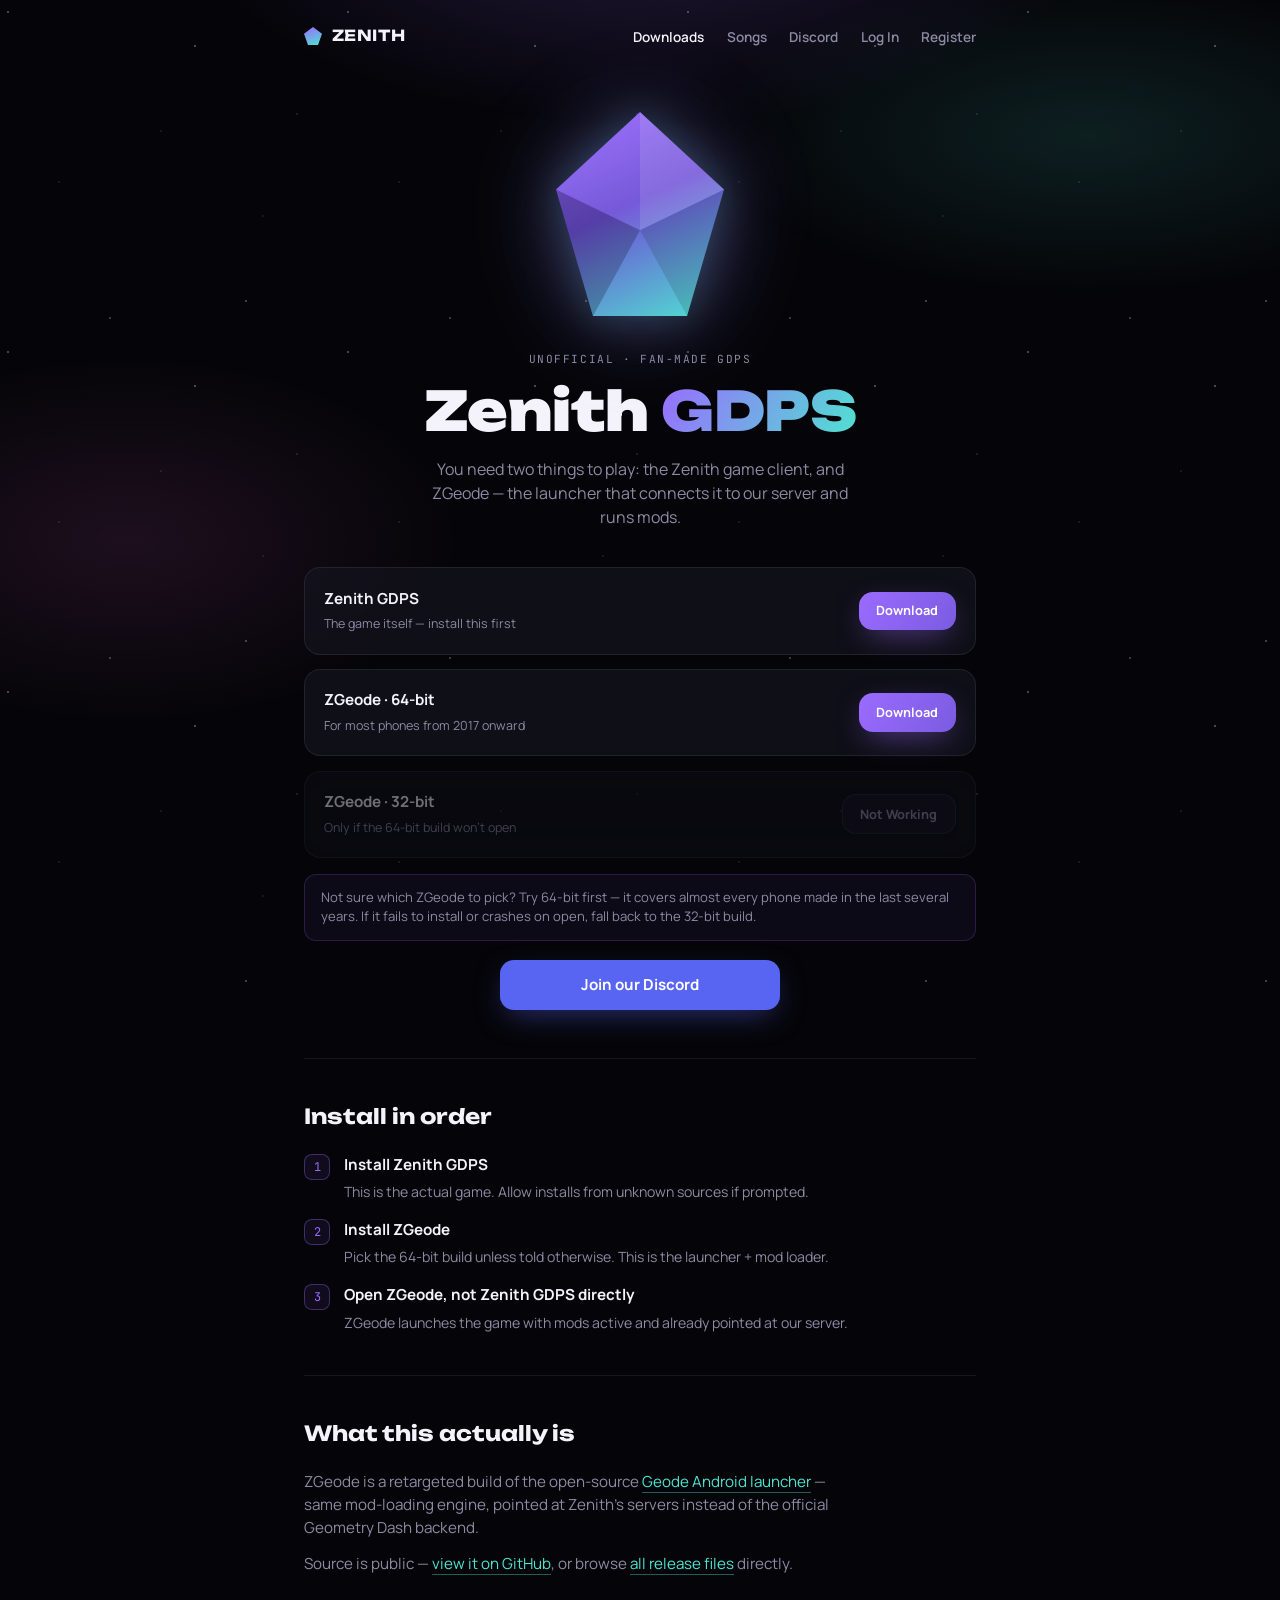
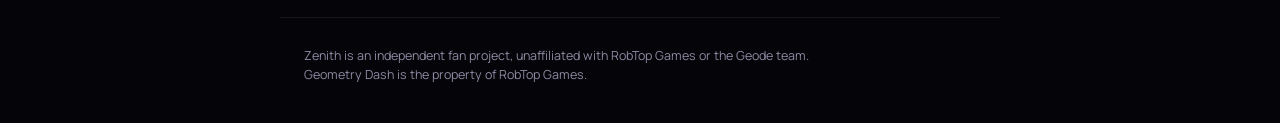
<file: index.html>
<!DOCTYPE html>
<html lang="en">
<head>
<meta charset="UTF-8" />
<meta name="viewport" content="width=device-width, initial-scale=1.0" />
<title>Zenith — Downloads</title>
<link rel="preconnect" href="https://fonts.googleapis.com">
<link rel="preconnect" href="https://fonts.gstatic.com" crossorigin>
<link href="https://fonts.googleapis.com/css2?family=Unbounded:wght@500;700;900&family=Manrope:wght@400;500;600;700&family=JetBrains+Mono:wght@400;500&display=swap" rel="stylesheet">
<link rel="stylesheet" href="style.css">
</head>
<body>

<nav>
  <a class="nav-brand" href="index.html">
    <div class="nav-mark"></div>
    <div class="nav-word">ZENITH</div>
  </a>
  <ul class="nav-links">
    <li><a href="index.html" class="active">Downloads</a></li>
    <li><a href="https://zennngdps.ps.fhgdps.com/dashboard/songs/" target="_blank" rel="noopener">Songs</a></li>
    <li><a href="https://discord.gg/XNwGEKSRc" target="_blank" rel="noopener">Discord</a></li>
    <li><a href="login.html">Log In</a></li>
    <li><a href="register.html">Register</a></li>
  </ul>
</nav>

<main>

  <section class="hero">
    <div class="crystal" aria-hidden="true">
      <div class="crystal-inner">
        <div class="facet-base"></div>
        <div class="facet facet-1"></div>
        <div class="facet facet-2"></div>
        <div class="facet facet-3"></div>
        <div class="facet facet-4"></div>
      </div>
    </div>

    <p class="eyebrow">Unofficial · Fan-made GDPS</p>
    <h1>Zenith <span>GDPS</span></h1>
    <p class="subhead">
      You need two things to play: the Zenith game client, and ZGeode — the launcher that
      connects it to our server and runs mods.
    </p>

    <div class="downloads">
      <div class="dl-card">
        <div class="dl-info">
          <strong>Zenith GDPS</strong>
          <span>The game itself — install this first</span>
        </div>
        <a class="btn" href="https://github.com/JigglerRizzles09/ZGeode/releases/download/ZGeode/Zenith.GDPS_signed_mod.apk">Download</a>
      </div>

      <div class="dl-card">
        <div class="dl-info">
          <strong>ZGeode · 64-bit</strong>
          <span>For most phones from 2017 onward</span>
        </div>
        <a class="btn" href="https://github.com/JigglerRizzles09/ZGeode/releases/download/ZGeode/app-arm64-v8a-debug_mod_sign.apk">Download</a>
      </div>

      <div class="dl-card disabled">
        <div class="dl-info">
          <strong>ZGeode · 32-bit</strong>
          <span>Only if the 64-bit build won't open</span>
        </div>
        <span class="btn btn-secondary btn-disabled" aria-disabled="true">Not Working</span>
      </div>
    </div>

    <p class="note">
      Not sure which ZGeode to pick? Try 64-bit first — it covers almost every phone made in the
      last several years. If it fails to install or crashes on open, fall back to the 32-bit build.
    </p>

    <a class="btn btn-discord" style="margin-top: 1.2rem; max-width: 280px;" href="https://discord.gg/XNwGEKSRc" target="_blank" rel="noopener">Join our Discord</a>
  </section>

  <section class="block">
    <h2>Install in order</h2>
    <ol class="steps">
      <li>
        <span class="step-num">1</span>
        <span class="step-text">
          <strong>Install Zenith GDPS</strong>
          <span>This is the actual game. Allow installs from unknown sources if prompted.</span>
        </span>
      </li>
      <li>
        <span class="step-num">2</span>
        <span class="step-text">
          <strong>Install ZGeode</strong>
          <span>Pick the 64-bit build unless told otherwise. This is the launcher + mod loader.</span>
        </span>
      </li>
      <li>
        <span class="step-num">3</span>
        <span class="step-text">
          <strong>Open ZGeode, not Zenith GDPS directly</strong>
          <span>ZGeode launches the game with mods active and already pointed at our server.</span>
        </span>
      </li>
    </ol>
  </section>

  <section class="block about">
    <h2>What this actually is</h2>
    <p>
      ZGeode is a retargeted build of the open-source <a href="https://github.com/geode-sdk/android-launcher" target="_blank" rel="noopener">Geode Android launcher</a> —
      same mod-loading engine, pointed at Zenith's servers instead of the official Geometry Dash backend.
    </p>
    <p>
      Source is public — <a href="https://github.com/JigglerRizzles09/ZGeode" target="_blank" rel="noopener">view it on GitHub</a>,
      or browse <a href="https://github.com/JigglerRizzles09/ZGeode/releases/tag/Geode" target="_blank" rel="noopener">all release files</a> directly.
    </p>
  </section>

</main>

<footer>
  <p>
    Zenith is an independent fan project, unaffiliated with RobTop Games or the Geode team.
    Geometry Dash is the property of RobTop Games.
  </p>
</footer>

</body>
</html>
</file>
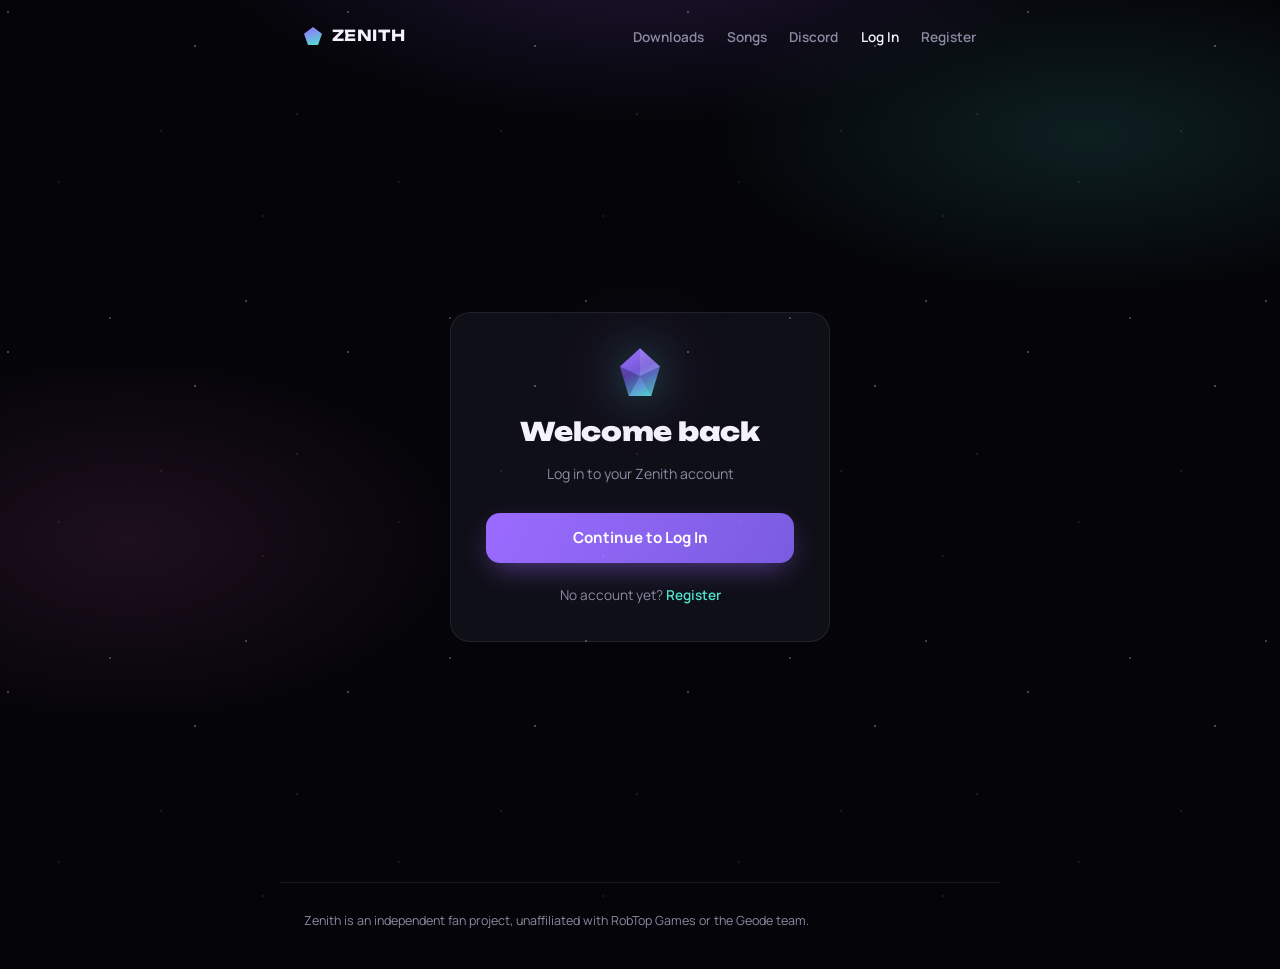
<file: login.html>
<!DOCTYPE html>
<html lang="en">
<head>
<meta charset="UTF-8" />
<meta name="viewport" content="width=device-width, initial-scale=1.0" />
<title>Zenith — Log In</title>
<link rel="preconnect" href="https://fonts.googleapis.com">
<link rel="preconnect" href="https://fonts.gstatic.com" crossorigin>
<link href="https://fonts.googleapis.com/css2?family=Unbounded:wght@500;700;900&family=Manrope:wght@400;500;600;700&family=JetBrains+Mono:wght@400;500&display=swap" rel="stylesheet">
<link rel="stylesheet" href="style.css">
</head>
<body>

<nav>
  <a class="nav-brand" href="index.html">
    <div class="nav-mark"></div>
    <div class="nav-word">ZENITH</div>
  </a>
  <ul class="nav-links">
    <li><a href="index.html">Downloads</a></li>
    <li><a href="https://zennngdps.ps.fhgdps.com/dashboard/songs/" target="_blank" rel="noopener">Songs</a></li>
    <li><a href="https://discord.gg/XNwGEKSRc" target="_blank" rel="noopener">Discord</a></li>
    <li><a href="login.html" class="active">Log In</a></li>
    <li><a href="register.html">Register</a></li>
  </ul>
</nav>

<div class="auth-wrap">
  <div class="auth-card">
    <div class="crystal small" aria-hidden="true">
      <div class="crystal-inner">
        <div class="facet-base"></div>
        <div class="facet facet-1"></div>
        <div class="facet facet-2"></div>
        <div class="facet facet-3"></div>
        <div class="facet facet-4"></div>
      </div>
    </div>

    <h1>Welcome back</h1>
    <p class="subhead">Log in to your Zenith account</p>

    <a class="btn" href="https://zennngdps.ps.fhgdps.com/dashboard/login/login.php">Continue to Log In</a>

    <p class="auth-switch">No account yet? <a href="register.html">Register</a></p>
  </div>
</div>

<footer>
  <p>
    Zenith is an independent fan project, unaffiliated with RobTop Games or the Geode team.
  </p>
</footer>

</body>
</html>
</file>
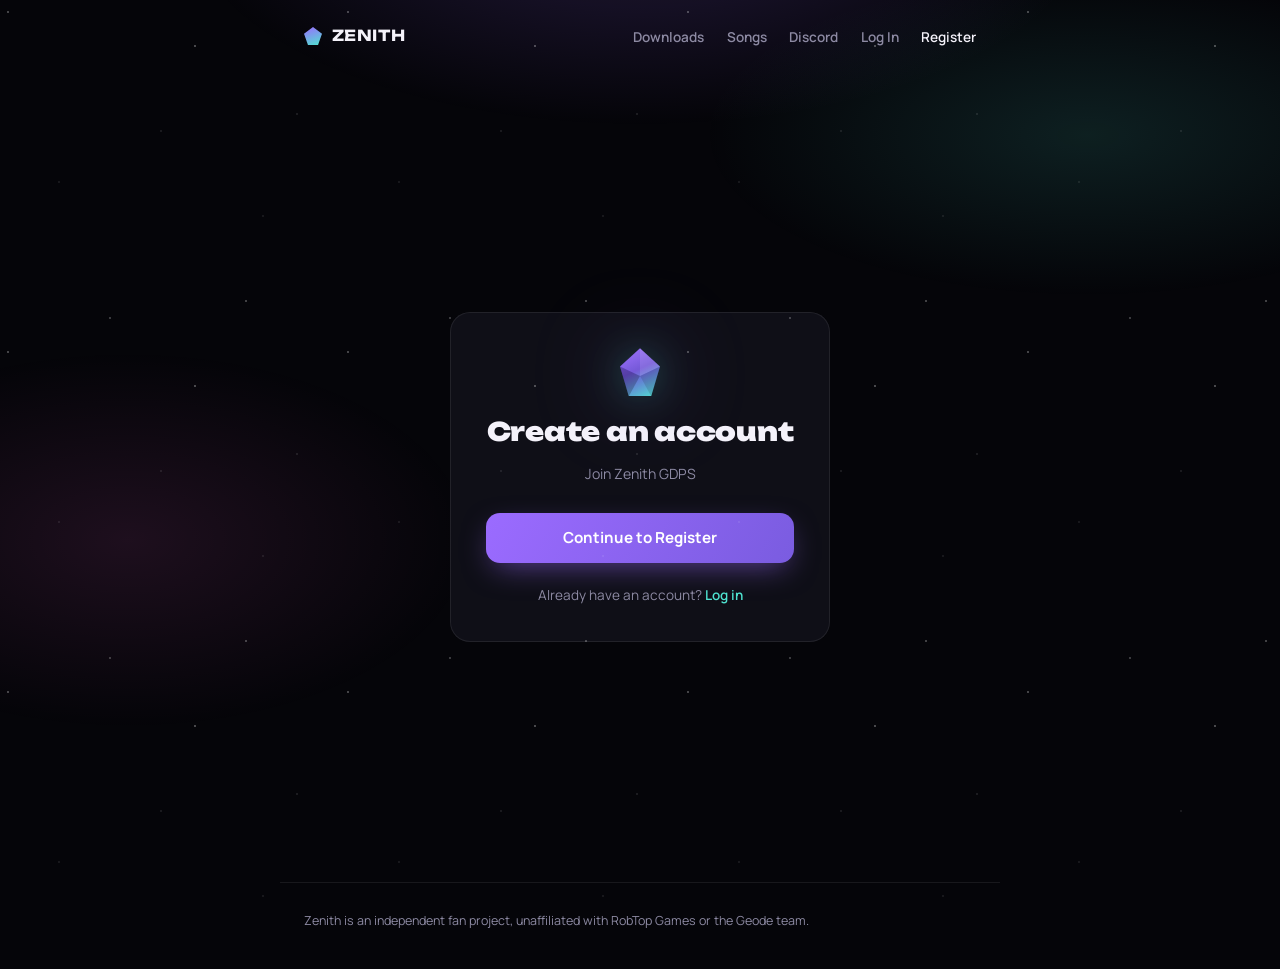
<file: register.html>
<!DOCTYPE html>
<html lang="en">
<head>
<meta charset="UTF-8" />
<meta name="viewport" content="width=device-width, initial-scale=1.0" />
<title>Zenith — Register</title>
<link rel="preconnect" href="https://fonts.googleapis.com">
<link rel="preconnect" href="https://fonts.gstatic.com" crossorigin>
<link href="https://fonts.googleapis.com/css2?family=Unbounded:wght@500;700;900&family=Manrope:wght@400;500;600;700&family=JetBrains+Mono:wght@400;500&display=swap" rel="stylesheet">
<link rel="stylesheet" href="style.css">
</head>
<body>

<nav>
  <a class="nav-brand" href="index.html">
    <div class="nav-mark"></div>
    <div class="nav-word">ZENITH</div>
  </a>
  <ul class="nav-links">
    <li><a href="index.html">Downloads</a></li>
    <li><a href="https://zennngdps.ps.fhgdps.com/dashboard/songs/" target="_blank" rel="noopener">Songs</a></li>
    <li><a href="https://discord.gg/XNwGEKSRc" target="_blank" rel="noopener">Discord</a></li>
    <li><a href="login.html">Log In</a></li>
    <li><a href="register.html" class="active">Register</a></li>
  </ul>
</nav>

<div class="auth-wrap">
  <div class="auth-card">
    <div class="crystal small" aria-hidden="true">
      <div class="crystal-inner">
        <div class="facet-base"></div>
        <div class="facet facet-1"></div>
        <div class="facet facet-2"></div>
        <div class="facet facet-3"></div>
        <div class="facet facet-4"></div>
      </div>
    </div>

    <h1>Create an account</h1>
    <p class="subhead">Join Zenith GDPS</p>

    <a class="btn" href="https://zennngdps.ps.fhgdps.com/dashboard/login/register.php">Continue to Register</a>

    <p class="auth-switch">Already have an account? <a href="login.html">Log in</a></p>
  </div>
</div>

<footer>
  <p>
    Zenith is an independent fan project, unaffiliated with RobTop Games or the Geode team.
  </p>
</footer>

</body>
</html>
</file>
<file: style.css>
:root {
  --bg-base: #050509;
  --bg-elevated: rgba(21,20,31,0.7);
  --bg-elevated-2: rgba(28,26,41,0.7);
  --violet: #9b6bff;
  --cyan: #4fe3d0;
  --gold: #ffc857;
  --red: #ff6b6b;
  --nebula-pink: #ff6bd6;
  --text-primary: #f4f2fa;
  --text-muted: #8d8aa3;
  --hairline: rgba(255,255,255,0.08);
}

* { margin: 0; padding: 0; box-sizing: border-box; }

html { scroll-behavior: smooth; }

body {
  background: var(--bg-base);
  color: var(--text-primary);
  font-family: 'Manrope', sans-serif;
  line-height: 1.5;
  overflow-x: hidden;
  min-height: 100vh;
}

body::before {
  content: '';
  position: fixed;
  inset: 0;
  background:
    radial-gradient(ellipse 60% 40% at 50% -10%, rgba(155,107,255,0.20), transparent 60%),
    radial-gradient(ellipse 50% 30% at 85% 15%, rgba(79,227,208,0.12), transparent 60%),
    radial-gradient(ellipse 45% 35% at 10% 60%, rgba(255,107,214,0.10), transparent 60%);
  pointer-events: none;
  z-index: 0;
}

body::after {
  content: '';
  position: fixed;
  inset: -10%;
  background-image:
    radial-gradient(1.4px 1.4px at 10% 15%, rgba(255,255,255,0.9), transparent),
    radial-gradient(1px 1px at 25% 60%, rgba(255,255,255,0.6), transparent),
    radial-gradient(1.6px 1.6px at 40% 30%, rgba(255,255,255,0.85), transparent),
    radial-gradient(1px 1px at 55% 80%, rgba(255,255,255,0.5), transparent),
    radial-gradient(1.4px 1.4px at 70% 20%, rgba(255,255,255,0.8), transparent),
    radial-gradient(1px 1px at 85% 65%, rgba(255,255,255,0.55), transparent),
    radial-gradient(1.6px 1.6px at 95% 40%, rgba(255,255,255,0.9), transparent),
    radial-gradient(1px 1px at 15% 90%, rgba(255,255,255,0.5), transparent);
  background-repeat: repeat;
  background-size: 340px 340px;
  opacity: 0.55;
  pointer-events: none;
  z-index: 0;
  animation: twinkle 6s ease-in-out infinite, drift 140s linear infinite;
}

@keyframes twinkle {
  0%, 100% { opacity: 0.4; }
  50% { opacity: 0.7; }
}

@keyframes drift {
  from { background-position: 0 0; }
  to { background-position: -340px 340px; }
}

@media (prefers-reduced-motion: reduce) {
  body::after { animation: none; }
}

/* ---------- nav ---------- */

nav {
  position: relative;
  z-index: 2;
  display: flex;
  align-items: center;
  justify-content: space-between;
  gap: 0.6rem;
  padding: 1.5rem;
  max-width: 720px;
  margin: 0 auto;
}

.nav-brand {
  display: flex;
  align-items: center;
  gap: 0.6rem;
  text-decoration: none;
}

.nav-mark {
  width: 18px; height: 18px;
  clip-path: polygon(50% 0%, 100% 38%, 78% 100%, 22% 100%, 0% 38%);
  background: linear-gradient(160deg, var(--violet), var(--cyan));
  flex-shrink: 0;
}

.nav-word {
  font-family: 'Unbounded', sans-serif;
  font-weight: 700;
  font-size: 0.95rem;
  letter-spacing: 0.04em;
  color: var(--text-primary);
}

.nav-links {
  display: flex;
  gap: 1.4rem;
  list-style: none;
}

.nav-links a {
  font-size: 0.85rem;
  color: var(--text-muted);
  text-decoration: none;
  font-weight: 600;
}

.nav-links a:hover, .nav-links a.active {
  color: var(--text-primary);
}

main {
  position: relative;
  z-index: 1;
  max-width: 720px;
  margin: 0 auto;
  padding: 0 1.5rem;
}

/* ---------- hero ---------- */

.hero {
  text-align: center;
  padding: 2.5rem 0 3rem;
}

.crystal {
  width: 168px;
  height: 204px;
  margin: 0 auto 2.2rem;
  position: relative;
  perspective: 600px;
}

.crystal-inner {
  width: 100%;
  height: 100%;
  position: relative;
  transform-style: preserve-3d;
  animation: tilt 7s ease-in-out infinite;
  filter: drop-shadow(0 0 46px rgba(155,107,255,0.4)) drop-shadow(0 0 18px rgba(79,227,208,0.25));
}

@keyframes tilt {
  0%, 100% { transform: rotateY(-9deg) rotateX(2deg); }
  50% { transform: rotateY(9deg) rotateX(-2deg); }
}

@media (prefers-reduced-motion: reduce) {
  .crystal-inner { animation: none; }
}

.facet-base {
  position: absolute; inset: 0;
  clip-path: polygon(50% 0%, 100% 38%, 78% 100%, 22% 100%, 0% 38%);
  background: linear-gradient(155deg, var(--violet) 0%, #6d4fd6 45%, var(--cyan) 100%);
}

.facet { position: absolute; inset: 0; }
.facet-1 { clip-path: polygon(50% 0%, 100% 38%, 50% 58%); background: rgba(255,255,255,0.16); }
.facet-2 { clip-path: polygon(50% 0%, 50% 58%, 0% 38%); background: rgba(255,255,255,0.06); }
.facet-3 { clip-path: polygon(0% 38%, 50% 58%, 22% 100%); background: rgba(0,0,0,0.22); }
.facet-4 { clip-path: polygon(100% 38%, 78% 100%, 50% 58%); background: rgba(0,0,0,0.12); }

.crystal.small { width: 40px; height: 48px; margin: 0 auto 1.4rem; }

.eyebrow {
  font-family: 'JetBrains Mono', monospace;
  font-size: 0.7rem;
  letter-spacing: 0.14em;
  color: var(--text-muted);
  text-transform: uppercase;
  margin-bottom: 0.9rem;
}

h1 {
  font-family: 'Unbounded', sans-serif;
  font-weight: 900;
  font-size: clamp(2.2rem, 9vw, 3.4rem);
  letter-spacing: -0.01em;
  line-height: 1.05;
}

h1 span {
  background: linear-gradient(120deg, var(--violet), var(--cyan));
  -webkit-background-clip: text;
  background-clip: text;
  color: transparent;
}

.subhead {
  color: var(--text-muted);
  font-size: 1rem;
  max-width: 440px;
  margin: 1.1rem auto 0;
}

/* ---------- buttons ---------- */

.btn {
  display: inline-flex;
  flex-direction: column;
  align-items: center;
  gap: 0.3rem;
  text-decoration: none;
  background: linear-gradient(120deg, var(--violet), #7a5ce0);
  color: #fff;
  font-weight: 700;
  font-size: 0.95rem;
  padding: 0.85rem 1.6rem;
  border: none;
  border-radius: 14px;
  box-shadow: 0 10px 30px -8px rgba(155,107,255,0.55);
  transition: transform 0.15s ease, box-shadow 0.15s ease;
  cursor: pointer;
  width: 100%;
  font-family: 'Manrope', sans-serif;
}

.btn:hover, .btn:focus-visible {
  transform: translateY(-2px);
  box-shadow: 0 14px 36px -8px rgba(155,107,255,0.7);
}

.btn:focus-visible { outline: 2px solid var(--cyan); outline-offset: 3px; }

.btn small {
  font-family: 'JetBrains Mono', monospace;
  font-weight: 400;
  font-size: 0.66rem;
  opacity: 0.75;
}

.btn-secondary {
  background: var(--bg-elevated-2);
  box-shadow: none;
  border: 1px solid var(--hairline);
}

.btn-secondary:hover { box-shadow: none; }

.btn-discord {
  background: #5865f2;
  box-shadow: 0 10px 30px -8px rgba(88,101,242,0.5);
}

.btn-discord:hover, .btn-discord:focus-visible {
  box-shadow: 0 14px 36px -8px rgba(88,101,242,0.65);
}

/* ---------- download cards ---------- */

.downloads {
  display: grid;
  gap: 0.9rem;
  margin-top: 2.4rem;
}

.dl-card {
  background: var(--bg-elevated);
  backdrop-filter: blur(14px);
  -webkit-backdrop-filter: blur(14px);
  border: 1px solid var(--hairline);
  border-radius: 16px;
  padding: 1.2rem;
  text-align: left;
  display: flex;
  align-items: center;
  gap: 1rem;
}

.dl-card .dl-info { flex: 1; min-width: 0; }

.dl-card strong {
  display: block;
  font-size: 0.95rem;
}

.dl-card span {
  color: var(--text-muted);
  font-size: 0.78rem;
}

.dl-card .btn {
  width: auto;
  padding: 0.6rem 1.1rem;
  font-size: 0.8rem;
  flex-shrink: 0;
}

.dl-card.disabled {
  opacity: 0.45;
}

.btn-disabled {
  cursor: not-allowed;
  pointer-events: none;
  box-shadow: none;
}

.note {
  font-size: 0.82rem;
  color: var(--text-muted);
  background: rgba(155,107,255,0.06);
  border: 1px solid rgba(155,107,255,0.2);
  border-radius: 12px;
  padding: 0.8rem 1rem;
  margin-top: 1rem;
  text-align: left;
}

/* ---------- sections ---------- */

section.block {
  border-top: 1px solid var(--hairline);
  padding: 2.6rem 0;
}

section.block h2 {
  font-family: 'Unbounded', sans-serif;
  font-weight: 700;
  font-size: 1.3rem;
  margin-bottom: 1.4rem;
}

.steps { list-style: none; display: grid; gap: 1rem; }

.steps li { display: flex; gap: 0.9rem; align-items: flex-start; }

.step-num {
  font-family: 'JetBrains Mono', monospace;
  font-size: 0.75rem;
  color: var(--violet);
  border: 1px solid rgba(155,107,255,0.35);
  background: rgba(155,107,255,0.08);
  border-radius: 8px;
  width: 26px; height: 26px;
  display: flex; align-items: center; justify-content: center;
  flex-shrink: 0;
}

.step-text strong { display: block; font-size: 0.95rem; margin-bottom: 0.15rem; }
.step-text span { color: var(--text-muted); font-size: 0.88rem; }

.about p { color: var(--text-muted); font-size: 0.95rem; max-width: 560px; }
.about p + p { margin-top: 0.8rem; }
.about a { color: var(--cyan); text-decoration: none; border-bottom: 1px solid rgba(79,227,208,0.4); }
.about a:hover { border-color: var(--cyan); }

/* ---------- auth pages ---------- */

.auth-wrap {
  display: flex;
  align-items: center;
  justify-content: center;
  min-height: calc(100vh - 90px);
  padding: 2rem 0;
}

.auth-card {
  background: var(--bg-elevated);
  backdrop-filter: blur(14px);
  -webkit-backdrop-filter: blur(14px);
  border: 1px solid var(--hairline);
  border-radius: 20px;
  padding: 2.2rem;
  width: 100%;
  max-width: 380px;
  text-align: center;
}

.auth-card h1 {
  font-size: 1.6rem;
  margin-bottom: 0.4rem;
}

.auth-card .subhead {
  font-size: 0.88rem;
  margin-bottom: 1.8rem;
}

.field {
  text-align: left;
  margin-bottom: 1.1rem;
}

.field label {
  display: block;
  font-size: 0.78rem;
  font-weight: 600;
  color: var(--text-muted);
  margin-bottom: 0.4rem;
}

.field input {
  width: 100%;
  background: var(--bg-base);
  border: 1px solid var(--hairline);
  border-radius: 10px;
  padding: 0.7rem 0.85rem;
  color: var(--text-primary);
  font-family: 'Manrope', sans-serif;
  font-size: 0.92rem;
}

.field input:focus {
  outline: none;
  border-color: var(--violet);
  box-shadow: 0 0 0 3px rgba(155,107,255,0.15);
}

.form-status {
  font-size: 0.82rem;
  border-radius: 10px;
  padding: 0.7rem 0.85rem;
  margin-bottom: 1.1rem;
  display: none;
  text-align: left;
}

.form-status.show { display: block; }
.form-status.warn { background: rgba(255,200,87,0.08); border: 1px solid rgba(255,200,87,0.3); color: var(--gold); }
.form-status.error { background: rgba(255,107,107,0.08); border: 1px solid rgba(255,107,107,0.3); color: var(--red); }
.form-status.ok { background: rgba(79,227,208,0.08); border: 1px solid rgba(79,227,208,0.3); color: var(--cyan); }

.auth-switch {
  margin-top: 1.4rem;
  font-size: 0.85rem;
  color: var(--text-muted);
}

.auth-switch a { color: var(--cyan); text-decoration: none; font-weight: 600; }

/* ---------- footer ---------- */

footer {
  position: relative;
  z-index: 1;
  border-top: 1px solid var(--hairline);
  padding: 1.8rem 1.5rem 2.4rem;
  max-width: 720px;
  margin: 0 auto;
}

footer p { color: var(--text-muted); font-size: 0.78rem; max-width: 520px; }
footer a { color: var(--text-muted); text-decoration: underline; text-underline-offset: 2px; }

@media (max-width: 420px) {
  .dl-card { flex-direction: column; align-items: stretch; text-align: center; }
  .dl-card .btn { width: 100%; }
}
</file>
